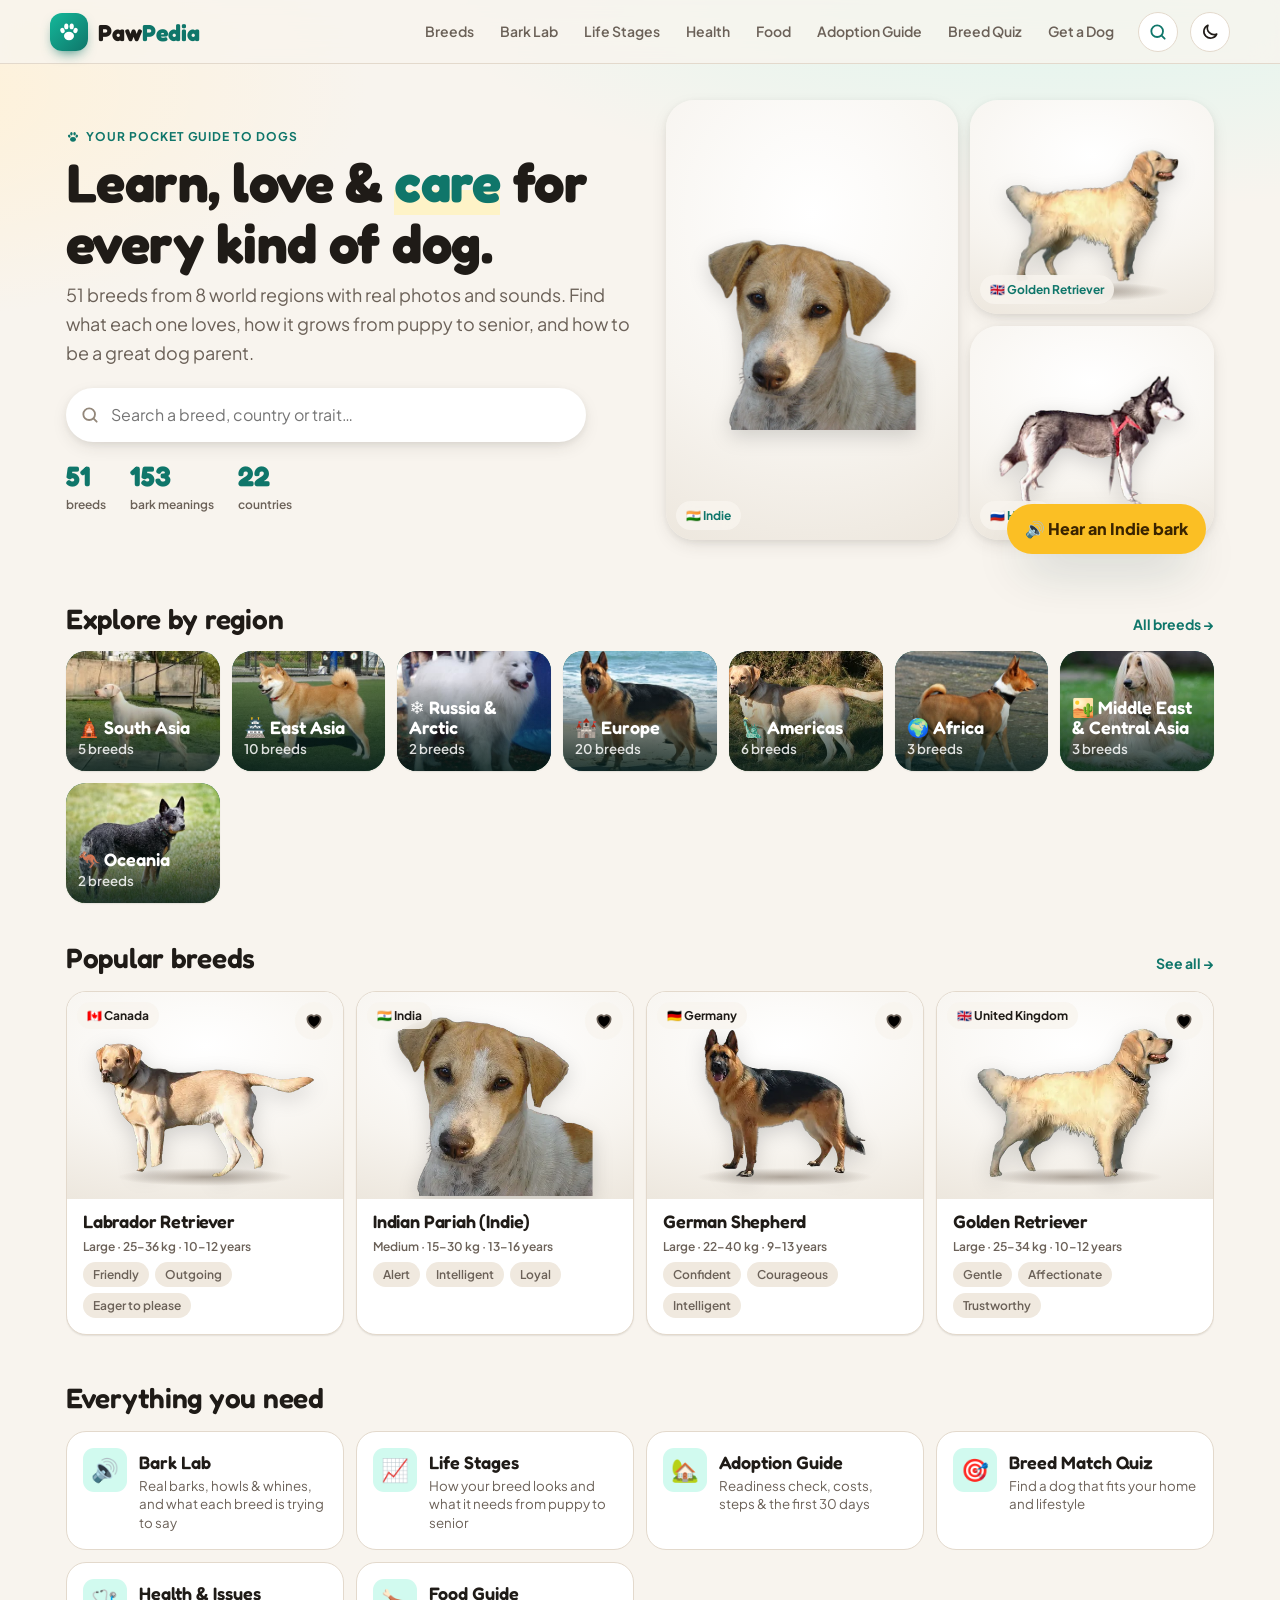
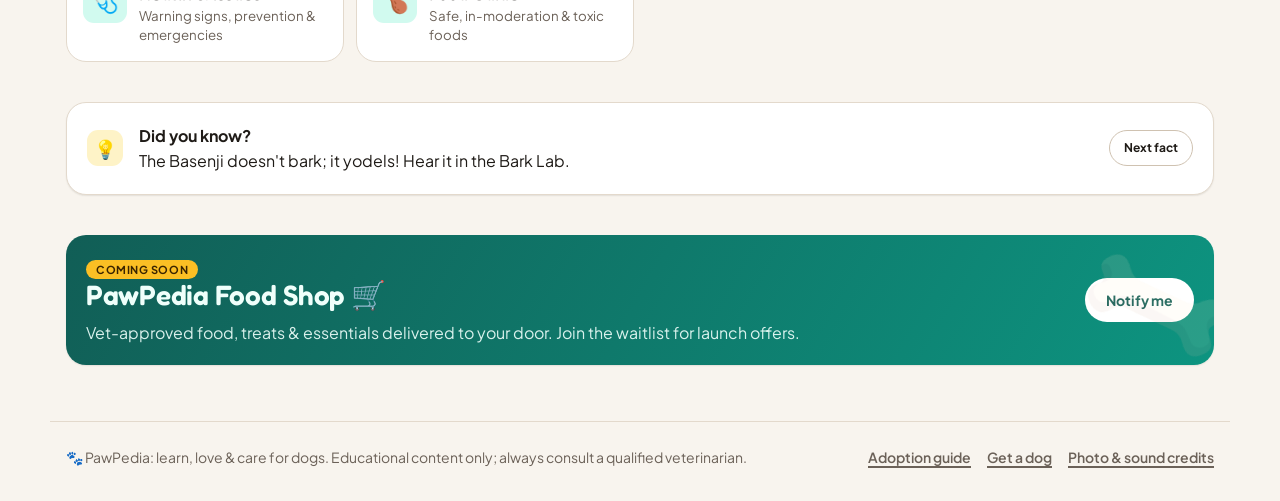
<file: index.html>
<!doctype html>
<html lang="en">
<head>
  <meta charset="utf-8">
  <meta name="viewport" content="width=device-width, initial-scale=1, viewport-fit=cover">
  <title>PawPedia — Dog Breeds, Barks, Care & Adoption Guide</title>
  <meta name="description" content="Explore 51 dog breeds from every region with real photos and sounds. Hear what each breed's bark means, follow its life from puppy to senior, learn about food, health and how to adopt and be a great dog parent.">
  <meta name="theme-color" content="#0f766a">
  <link rel="manifest" href="/manifest.webmanifest">
  <link rel="icon" href="/icons/icon.svg" type="image/svg+xml">
  <link rel="apple-touch-icon" href="/icons/icon-192.png">
  <link rel="preconnect" href="https://fonts.googleapis.com">
  <link rel="preconnect" href="https://fonts.gstatic.com" crossorigin>
  <link href="https://fonts.googleapis.com/css2?family=Fredoka:wght@500;600;700&family=Plus+Jakarta+Sans:wght@400;500;600;700;800&display=swap" rel="stylesheet">
  <link rel="stylesheet" href="/css/tokens.css">
  <link rel="stylesheet" href="/css/styles.css">
  <script>
    try { const t = localStorage.getItem("pp-theme"); if (t) document.documentElement.dataset.theme = t; } catch (e) {}
  </script>
</head>
<body>
  <svg width="0" height="0" style="position:absolute" aria-hidden="true">
    <symbol id="i-paw" viewBox="0 0 24 24"><g fill="currentColor"><ellipse cx="12" cy="16" rx="5" ry="4.2"/><ellipse cx="5.5" cy="10.5" rx="2.1" ry="2.7" transform="rotate(-20 5.5 10.5)"/><ellipse cx="9.3" cy="6.4" rx="2.1" ry="2.9"/><ellipse cx="14.7" cy="6.4" rx="2.1" ry="2.9"/><ellipse cx="18.5" cy="10.5" rx="2.1" ry="2.7" transform="rotate(20 18.5 10.5)"/></g></symbol>
    <symbol id="i-home" viewBox="0 0 24 24"><path d="M3 10.5 12 3l9 7.5V20a1 1 0 0 1-1 1h-5v-6H9v6H4a1 1 0 0 1-1-1z" fill="none" stroke="currentColor" stroke-width="2" stroke-linejoin="round"/></symbol>
    <symbol id="i-grid" viewBox="0 0 24 24"><g fill="none" stroke="currentColor" stroke-width="2"><rect x="3.5" y="3.5" width="7" height="7" rx="2"/><rect x="13.5" y="3.5" width="7" height="7" rx="2"/><rect x="3.5" y="13.5" width="7" height="7" rx="2"/><rect x="13.5" y="13.5" width="7" height="7" rx="2"/></g></symbol>
    <symbol id="i-wave" viewBox="0 0 24 24"><g stroke="currentColor" stroke-width="2.2" stroke-linecap="round"><path d="M4 10v4M8 6v12M12 9v6M16 4v16M20 9v6"/></g></symbol>
    <symbol id="i-care" viewBox="0 0 24 24"><path d="M12 20.5s-7.5-4.6-7.5-10.2A4.3 4.3 0 0 1 12 7.6a4.3 4.3 0 0 1 7.5 2.7c0 5.6-7.5 10.2-7.5 10.2z" fill="none" stroke="currentColor" stroke-width="2" stroke-linejoin="round"/><path d="M8 12h2.3l1.2-2 1.6 4 1.1-2H16" fill="none" stroke="currentColor" stroke-width="1.8" stroke-linecap="round" stroke-linejoin="round"/></symbol>
    <symbol id="i-heart" viewBox="0 0 24 24"><path d="M12 20.5s-8-4.9-8-11A4.6 4.6 0 0 1 12 6.6a4.6 4.6 0 0 1 8 2.9c0 6.1-8 11-8 11z" stroke="currentColor" stroke-width="2" stroke-linejoin="round"/></symbol>
    <symbol id="i-search" viewBox="0 0 24 24"><g fill="none" stroke="currentColor" stroke-width="2.2" stroke-linecap="round"><circle cx="11" cy="11" r="7"/><path d="m20 20-3.6-3.6"/></g></symbol>
    <symbol id="i-sun" viewBox="0 0 24 24"><g fill="none" stroke="currentColor" stroke-width="2" stroke-linecap="round"><circle cx="12" cy="12" r="4"/><path d="M12 2v2M12 20v2M4.9 4.9l1.4 1.4M17.7 17.7l1.4 1.4M2 12h2M20 12h2M4.9 19.1l1.4-1.4M17.7 6.3l1.4-1.4"/></g></symbol>
    <symbol id="i-moon" viewBox="0 0 24 24"><path d="M20 14.5A8 8 0 0 1 9.5 4a8 8 0 1 0 10.5 10.5z" fill="none" stroke="currentColor" stroke-width="2" stroke-linejoin="round"/></symbol>
    <symbol id="i-play" viewBox="0 0 24 24"><path d="M8 5.5v13a1 1 0 0 0 1.5.9l10.2-6.5a1 1 0 0 0 0-1.7L9.5 4.6A1 1 0 0 0 8 5.5z" fill="currentColor"/></symbol>
    <symbol id="i-chev" viewBox="0 0 24 24"><path d="m6 9 6 6 6-6" fill="none" stroke="currentColor" stroke-width="2.2" stroke-linecap="round" stroke-linejoin="round"/></symbol>
    <symbol id="i-back" viewBox="0 0 24 24"><path d="M15 5 8 12l7 7" fill="none" stroke="currentColor" stroke-width="2.2" stroke-linecap="round" stroke-linejoin="round"/></symbol>
    <symbol id="i-close" viewBox="0 0 24 24"><path d="M6 6l12 12M18 6 6 18" stroke="currentColor" stroke-width="2.2" stroke-linecap="round"/></symbol>
  </svg>

  <a class="skip" href="#main">Skip to content</a>

  <header class="appbar">
    <a class="brand" href="#home" aria-label="PawPedia home">
      <span class="brand-mark" aria-hidden="true"><svg style="color:#fff"><use href="#i-paw"/></svg></span>
      <span>Paw<b>Pedia</b></span>
    </a>
    <nav class="topnav" aria-label="Main">
      <a href="#breeds" data-nav="breeds">Breeds</a>
      <a href="#bark" data-nav="bark">Bark Lab</a>
      <a href="#timeline" data-nav="timeline">Life Stages</a>
      <a href="#health" data-nav="health">Health</a>
      <a href="#food" data-nav="food">Food</a>
      <a href="#adopt" data-nav="adopt">Adoption Guide</a>
      <a href="#quiz" data-nav="quiz">Breed Quiz</a>
      <a href="#services" data-nav="services">Get a Dog</a>
    </nav>
    <a class="icon-btn" href="#breeds" id="search-btn" aria-label="Search breeds"><svg><use href="#i-search"/></svg></a>
    <button class="icon-btn" id="theme-btn" type="button" aria-label="Toggle dark mode"><svg><use href="#i-moon"/></svg></button>
  </header>

  <main id="main" tabindex="-1">
    <section class="view" data-view="home" id="view-home"></section>
    <section class="view" data-view="breeds" id="view-breeds" hidden></section>
    <section class="view" data-view="breed" id="view-breed" hidden></section>
    <section class="view" data-view="bark" id="view-bark" hidden></section>
    <section class="view" data-view="timeline" id="view-timeline" hidden></section>
    <section class="view" data-view="health" id="view-health" hidden></section>
    <section class="view" data-view="food" id="view-food" hidden></section>
    <section class="view" data-view="adopt" id="view-adopt" hidden></section>
    <section class="view" data-view="quiz" id="view-quiz" hidden></section>
    <section class="view" data-view="credits" id="view-credits" hidden></section>

    <!-- Services: static markup so Netlify Forms can detect the forms at deploy time -->
    <section class="view" data-view="services" id="view-services" hidden>
      <div class="page-head">
        <span class="eyebrow">Get a dog · Shop · Services</span>
        <h1>Find your dog &amp; everything it needs</h1>
        <p class="lead">Tell us what you're looking for and our team will get back to you, usually within 24 hours.</p>
      </div>

      <div class="svc-grid">
        <article class="card svc highlight" id="svc-get">
          <div class="svc-ic">🐶</div>
          <h2>Want to get a dog?</h2>
          <p class="muted">Adopt from verified shelters or buy from health-tested, registered breeders. We'll match you with the right dog for your home.</p>
          <form name="dog-query" method="POST" action="/success.html" data-netlify="true" netlify-honeypot="bot-field" class="form" data-ajax>
            <input type="hidden" name="form-name" value="dog-query">
            <p class="hp"><label>Don't fill this: <input name="bot-field"></label></p>
            <div class="field"><label for="q-name">Your name</label><input id="q-name" name="name" required autocomplete="name"></div>
            <div class="row2">
              <div class="field"><label for="q-phone">Phone</label><input id="q-phone" name="phone" type="tel" required autocomplete="tel" pattern="[0-9+\-\s]{7,15}"></div>
              <div class="field"><label for="q-email">Email</label><input id="q-email" name="email" type="email" autocomplete="email"></div>
            </div>
            <div class="row2">
              <div class="field"><label for="q-city">City</label><input id="q-city" name="city" required autocomplete="address-level2"></div>
              <div class="field"><label for="query-breed">Preferred breed</label>
                <select name="breed" id="query-breed"><option value="Not sure — please suggest">Not sure — please suggest</option></select>
              </div>
            </div>
            <div class="row2">
              <div class="field"><label for="q-intent">I want to</label>
                <select id="q-intent" name="intent"><option>Adopt</option><option>Buy from a breeder</option><option>Either</option></select>
              </div>
              <div class="field"><label for="q-age">Puppy or adult?</label>
                <select id="q-age" name="age-preference"><option>Puppy</option><option>Adult</option><option>No preference</option></select>
              </div>
            </div>
            <div class="field"><label for="q-msg">Anything else? (home, family, budget)</label><textarea id="q-msg" name="message" rows="3"></textarea></div>
            <button class="btn primary block" type="submit">Send my query</button>
            <p class="form-status" role="status"></p>
          </form>
        </article>

        <article class="card svc" id="svc-shop">
          <span class="badge">Coming soon</span>
          <div class="svc-ic">🛒</div>
          <h2>PawPedia Food Shop</h2>
          <p class="muted">Vet-approved dry and wet food, healthy treats, toys and accessories, delivered to your door. Join the waitlist for early-bird discounts.</p>
          <form name="shop-waitlist" method="POST" action="/success.html" data-netlify="true" netlify-honeypot="bot-field" class="form" data-ajax>
            <input type="hidden" name="form-name" value="shop-waitlist">
            <p class="hp"><label>Don't fill this: <input name="bot-field"></label></p>
            <div class="field"><label for="s-contact">Email or phone</label><input id="s-contact" name="contact" required></div>
            <div class="field"><label for="s-int">What would you buy?</label>
              <select id="s-int" name="interest">
                <option>Dry food (kibble)</option><option>Wet / fresh food</option><option>Treats &amp; chews</option><option>Toys &amp; accessories</option><option>Monthly subscription box</option>
              </select>
            </div>
            <div class="field"><label for="s-breed">My dog's breed (optional)</label><input id="s-breed" name="dog-breed"></div>
            <button class="btn primary block" type="submit">Notify me at launch</button>
            <p class="form-status" role="status"></p>
          </form>
        </article>
      </div>

      <div class="section">
        <div class="section-head"><h2>More services</h2></div>
        <div class="mini-grid">
          <div class="card mini"><span class="card-ic">🩺</span><b>Online vet consult</b><small>Talk to a vet from home</small><button class="btn sm outline" data-interest="Online vet consult" type="button">I'm interested</button></div>
          <div class="card mini"><span class="card-ic">✂️</span><b>Grooming at home</b><small>Bath, haircut, nails &amp; ears</small><button class="btn sm outline" data-interest="Grooming at home" type="button">I'm interested</button></div>
          <div class="card mini"><span class="card-ic">🎓</span><b>Training classes</b><small>Puppy &amp; obedience training</small><button class="btn sm outline" data-interest="Training classes" type="button">I'm interested</button></div>
          <div class="card mini"><span class="card-ic">🏨</span><b>Boarding &amp; sitting</b><small>Trusted care while you travel</small><button class="btn sm outline" data-interest="Boarding & pet sitting" type="button">I'm interested</button></div>
          <div class="card mini"><span class="card-ic">🛡️</span><b>Pet insurance</b><small>Cover vet bills &amp; emergencies</small><button class="btn sm outline" data-interest="Pet insurance" type="button">I'm interested</button></div>
          <div class="card mini"><span class="card-ic">⭐</span><b>PawPedia Premium</b><small>Diet plans &amp; expert guides</small><button class="btn sm outline" data-interest="PawPedia Premium" type="button">I'm interested</button></div>
        </div>
      </div>

      <article class="card svc section" id="svc-partner">
        <div class="svc-ic">🤝</div>
        <h2>Partner with PawPedia</h2>
        <p class="muted">Are you a shelter, breeder, vet, groomer, trainer or pet brand? List your services and reach dog lovers. Interested in a service above? Send us a note here too.</p>
        <form name="partner-enquiry" method="POST" action="/success.html" data-netlify="true" netlify-honeypot="bot-field" class="form" data-ajax>
          <input type="hidden" name="form-name" value="partner-enquiry">
          <p class="hp"><label>Don't fill this: <input name="bot-field"></label></p>
          <div class="row2">
            <div class="field"><label for="p-name">Name / business</label><input id="p-name" name="name" required></div>
            <div class="field"><label for="p-contact">Phone or email</label><input id="p-contact" name="contact" required></div>
          </div>
          <div class="row2">
            <div class="field"><label for="partner-type">I am / I want</label>
              <select name="type" id="partner-type">
                <option>Shelter / rescue</option><option>Breeder</option><option>Veterinarian</option><option>Groomer</option><option>Trainer</option><option>Pet brand / advertiser</option>
                <option>Customer — Online vet consult</option><option>Customer — Grooming at home</option><option>Customer — Training classes</option><option>Customer — Boarding &amp; pet sitting</option><option>Customer — Pet insurance</option><option>Customer — PawPedia Premium</option>
              </select>
            </div>
            <div class="field"><label for="p-city">City</label><input id="p-city" name="city"></div>
          </div>
          <div class="field"><label for="p-msg">Message</label><textarea id="p-msg" name="message" rows="3"></textarea></div>
          <button class="btn primary block" type="submit">Send</button>
          <p class="form-status" role="status"></p>
        </form>
      </article>
    </section>
  </main>

  <footer class="footer">
    <p>🐾 PawPedia: learn, love &amp; care for dogs. Educational content only; always consult a qualified veterinarian.</p>
    <nav aria-label="Footer"><a href="#adopt">Adoption guide</a><a href="#services">Get a dog</a><a href="#credits">Photo &amp; sound credits</a></nav>
  </footer>

  <nav class="tabbar" aria-label="Quick navigation">
    <a href="#home" data-nav="home"><span class="ti"><svg><use href="#i-home"/></svg></span>Home</a>
    <a href="#breeds" data-nav="breeds"><span class="ti"><svg><use href="#i-grid"/></svg></span>Breeds</a>
    <a href="#bark" data-nav="bark"><span class="ti"><svg><use href="#i-wave"/></svg></span>Bark Lab</a>
    <a href="#care" data-nav="care" id="care-tab"><span class="ti"><svg><use href="#i-care"/></svg></span>Care</a>
    <a href="#services" data-nav="services"><span class="ti"><svg><use href="#i-heart" style="fill:none"/></svg></span>Get a Dog</a>
  </nav>

  <div class="sheet" id="care-sheet" hidden>
    <div class="sheet-panel" role="dialog" aria-modal="true" aria-label="Care topics">
      <div class="grabber"></div>
      <div class="sheet-links">
        <a href="#timeline"><span>📈</span><div>Life Stages<small>Puppy to senior, for any breed</small></div></a>
        <a href="#adopt"><span>🏡</span><div>Adoption Guide<small>Readiness, costs, steps &amp; first 30 days</small></div></a>
        <a href="#health"><span>🩺</span><div>Health &amp; Issues<small>Signs, prevention &amp; emergencies</small></div></a>
        <a href="#food"><span>🍗</span><div>Food Guide<small>Safe, in moderation &amp; toxic foods</small></div></a>
        <a href="#quiz"><span>🎯</span><div>Breed Match Quiz<small>Find a dog that fits your life</small></div></a>
      </div>
    </div>
  </div>

  <div class="sheet" id="picker-sheet" hidden>
    <div class="sheet-panel" role="dialog" aria-modal="true" aria-labelledby="picker-title">
      <div class="grabber"></div>
      <div class="sheet-title"><h2 id="picker-title">Choose a breed</h2><button class="icon-btn" type="button" data-close aria-label="Close"><svg><use href="#i-close"/></svg></button></div>
      <label class="search"><svg><use href="#i-search"/></svg><input type="search" id="picker-search" placeholder="Search 51 breeds…" aria-label="Search breeds"></label>
      <div class="picker-list" id="picker-list"></div>
    </div>
  </div>

  <div class="sheet viewer3d" id="model-sheet" hidden>
    <div class="viewer-panel" role="dialog" aria-modal="true" aria-labelledby="model-title">
      <div class="viewer-top"><button class="icon-btn" type="button" data-close aria-label="Close 3D viewer"><svg><use href="#i-close"/></svg></button><b id="model-title"></b><span></span></div>
      <div id="model-slot"></div>
    </div>
  </div>

  <script src="/js/breeds.js"></script>
  <script src="/js/data.js"></script>
  <script src="/js/credits.js"></script>
  <script src="/js/studio.js"></script>
  <script src="/js/models.js"></script>
  <script src="/js/sounds.js"></script>
  <script src="/js/app.js"></script>
</body>
</html>
</file>
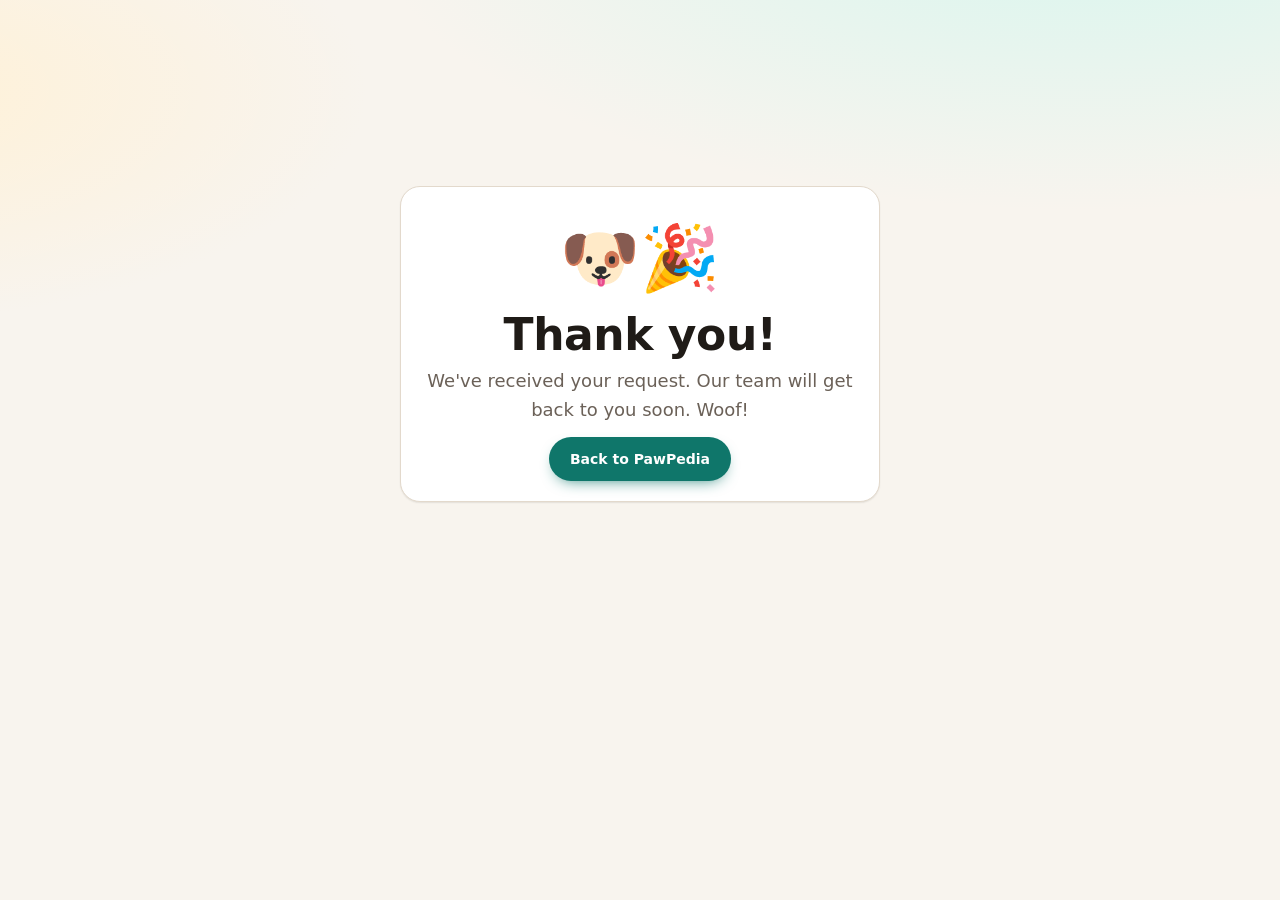
<file: success.html>
<!doctype html>
<html lang="en">
<head>
  <meta charset="utf-8">
  <meta name="viewport" content="width=device-width, initial-scale=1">
  <title>Thank you · PawPedia</title>
  <meta name="theme-color" content="#0f766a">
  <link rel="icon" href="/icons/icon.svg" type="image/svg+xml">
  <link rel="stylesheet" href="/css/tokens.css">
  <link rel="stylesheet" href="/css/styles.css">
</head>
<body style="padding-bottom:0">
  <main style="min-height:80vh;display:grid;place-items:center;text-align:center">
    <div class="card" style="max-width:480px">
      <div style="font-size:4rem">🐶🎉</div>
      <h1>Thank you!</h1>
      <p class="lead">We've received your request. Our team will get back to you soon. Woof!</p>
      <a class="btn primary" href="/#home">Back to PawPedia</a>
    </div>
  </main>
</body>
</html>
</file>
<file: css/tokens.css>
/* ==========================================================================
   PawPedia Design System — tokens
   Primitive palette → semantic roles. Components only use semantic tokens,
   so light/dark themes (and a future Android theme) swap in one place.
   ========================================================================== */

:root {
  /* ---- Primitive palette ---- */
  --teal-50: #ecfdf8;  --teal-100: #d1faef; --teal-200: #a7f3e0; --teal-300: #6ee7cb;
  --teal-400: #2dd4b0; --teal-500: #14b89a; --teal-600: #0d9480; --teal-700: #0f766a;
  --teal-800: #115e56; --teal-900: #0b3f3a; --teal-950: #062925;

  --sun-50: #fffbeb;  --sun-100: #fef3c7; --sun-200: #fde68a; --sun-300: #fcd34d;
  --sun-400: #fbbf24; --sun-500: #f59e0b; --sun-700: #b45309; --sun-900: #4a2a06;

  --coral-50: #fff4f0; --coral-100: #ffe4da; --coral-400: #ff8a65; --coral-500: #f2643d;
  --coral-600: #dc4a24; --coral-900: #4b1709;

  --sand-0: #ffffff;  --sand-25: #fdfbf8; --sand-50: #f8f4ee; --sand-100: #f0e9df;
  --sand-200: #e3d9cc; --sand-300: #cfc2b1; --sand-500: #93877a; --sand-600: #6b6158;
  --sand-700: #4d453e; --sand-800: #332d28; --sand-900: #1f1b17;

  --ink-950: #0c1110; --ink-900: #121a19; --ink-850: #172120; --ink-800: #1d2928;
  --ink-700: #283736; --ink-600: #3a4c4a;

  --green-600: #15803d; --green-100: #dcfce7;
  --red-600: #c62828;   --red-100: #fde4e4;
  --amber-700: #a35c00; --amber-100: #fdf0d5;

  /* ---- Studio backdrops (product-photo style) ---- */
  --studio-light: radial-gradient(130% 95% at 50% 26%, #ffffff 0%, #f7f4ef 52%, #e9e2d7 100%);
  --studio-dark: radial-gradient(130% 95% at 50% 26%, #474c53 0%, #272b30 52%, #131518 100%);
  --studio-light-shadow: rgba(60, 42, 25, .38);
  --studio-dark-shadow: rgba(0, 0, 0, .75);

  /* ---- Typography ---- */
  --font-display: "Fredoka", "Trebuchet MS", system-ui, sans-serif;
  --font-body: "Plus Jakarta Sans", system-ui, -apple-system, "Segoe UI", Roboto, sans-serif;
  --fs-2xs: 0.6875rem; --fs-xs: 0.75rem; --fs-sm: 0.875rem; --fs-base: 1rem;
  --fs-md: 1.125rem; --fs-lg: 1.375rem; --fs-xl: 1.75rem; --fs-2xl: 2.25rem;
  --fs-hero: clamp(2.1rem, 5.2vw, 3.4rem);
  --lh-tight: 1.12; --lh-snug: 1.3; --lh-body: 1.6;
  --fw-regular: 400; --fw-medium: 500; --fw-semibold: 600; --fw-bold: 700; --fw-black: 800;

  /* ---- Spacing (4px grid) ---- */
  --sp-1: 4px; --sp-2: 8px; --sp-3: 12px; --sp-4: 16px; --sp-5: 20px;
  --sp-6: 24px; --sp-7: 32px; --sp-8: 40px; --sp-9: 56px; --sp-10: 72px;

  /* ---- Shape ---- */
  --r-xs: 6px; --r-sm: 10px; --r-md: 14px; --r-lg: 20px; --r-xl: 28px; --r-pill: 999px;

  /* ---- Motion ---- */
  --ease: cubic-bezier(.2, .8, .2, 1);
  --ease-bounce: cubic-bezier(.3, 1.5, .5, 1);
  --dur-fast: 120ms; --dur: 220ms; --dur-slow: 420ms;

  /* ---- Layout ---- */
  --container: 1180px;
  --appbar-h: 64px;
  --tabbar-h: 68px;
}

/* ---- Semantic roles: light ---- */
:root, :root[data-theme="light"] {
  color-scheme: light;
  --bg: var(--sand-50);
  --bg-accent: radial-gradient(1200px 500px at 85% -10%, #d7f6ee 0%, transparent 60%), radial-gradient(900px 420px at -10% 10%, #fff1d6 0%, transparent 55%);
  --surface: var(--sand-0);
  --surface-2: var(--sand-25);
  --surface-3: var(--sand-100);
  --surface-inverse: var(--teal-900);
  --text: var(--sand-900);
  --text-2: var(--sand-600);
  --text-3: var(--sand-500);
  --text-inverse: #f3fffb;
  --border: var(--sand-200);
  --border-strong: var(--sand-300);

  --primary: var(--teal-700);
  --primary-hover: var(--teal-800);
  --on-primary: #ffffff;
  --primary-container: var(--teal-100);
  --on-primary-container: var(--teal-900);

  --accent: var(--sun-400);
  --accent-container: var(--sun-100);
  --on-accent-container: var(--sun-900);

  --love: var(--coral-500);
  --love-container: var(--coral-100);
  --on-love-container: var(--coral-900);

  --success: var(--green-600);  --success-container: var(--green-100);
  --warning: var(--amber-700);  --warning-container: var(--amber-100);
  --danger: var(--red-600);     --danger-container: var(--red-100);

  --focus: var(--sun-500);
  --studio-bg: var(--studio-light);
  --studio-shadow: var(--studio-light-shadow);
  --studio-ink: var(--sand-900);
  --scrim: rgba(20, 16, 12, 0.45);
  --glass: rgba(248, 244, 238, 0.82);

  --shadow-sm: 0 1px 2px rgba(51, 45, 40, .06), 0 1px 1px rgba(51, 45, 40, .04);
  --shadow-md: 0 6px 20px -6px rgba(51, 45, 40, .18), 0 2px 6px rgba(51, 45, 40, .06);
  --shadow-lg: 0 24px 50px -16px rgba(15, 60, 55, .32);
}

/* ---- Semantic roles: dark ---- */
@media (prefers-color-scheme: dark) {
  :root:not([data-theme="light"]) {
    color-scheme: dark;
    --bg: var(--ink-950);
    --bg-accent: radial-gradient(1100px 500px at 85% -10%, rgba(20, 184, 154, .16) 0%, transparent 60%), radial-gradient(900px 420px at -10% 10%, rgba(251, 191, 36, .08) 0%, transparent 55%);
    --surface: var(--ink-900);
    --surface-2: var(--ink-850);
    --surface-3: var(--ink-800);
    --surface-inverse: var(--teal-200);
    --text: #eef6f4;
    --text-2: #a9bbb8;
    --text-3: #7f9592;
    --text-inverse: var(--teal-950);
    --border: var(--ink-700);
    --border-strong: var(--ink-600);
    --primary: var(--teal-400);
    --primary-hover: var(--teal-300);
    --on-primary: var(--teal-950);
    --primary-container: rgba(45, 212, 176, .14);
    --on-primary-container: var(--teal-200);
    --accent: var(--sun-300);
    --accent-container: rgba(251, 191, 36, .14);
    --on-accent-container: var(--sun-200);
    --love: var(--coral-400);
    --love-container: rgba(255, 138, 101, .14);
    --on-love-container: var(--coral-100);
    --success: #4ade80;  --success-container: rgba(74, 222, 128, .12);
    --warning: #fbbf24;  --warning-container: rgba(251, 191, 36, .12);
    --danger: #f87171;   --danger-container: rgba(248, 113, 113, .13);
    --studio-bg: var(--studio-dark);
    --studio-shadow: var(--studio-dark-shadow);
    --studio-ink: #f2f4f5;
    --scrim: rgba(0, 0, 0, .6);
    --glass: rgba(12, 17, 16, .8);
    --shadow-sm: 0 1px 2px rgba(0, 0, 0, .4);
    --shadow-md: 0 8px 24px -8px rgba(0, 0, 0, .6);
    --shadow-lg: 0 24px 50px -16px rgba(0, 0, 0, .7);
  }
}
:root[data-theme="dark"] {
  color-scheme: dark;
  --bg: var(--ink-950);
  --bg-accent: radial-gradient(1100px 500px at 85% -10%, rgba(20, 184, 154, .16) 0%, transparent 60%), radial-gradient(900px 420px at -10% 10%, rgba(251, 191, 36, .08) 0%, transparent 55%);
  --surface: var(--ink-900);
  --surface-2: var(--ink-850);
  --surface-3: var(--ink-800);
  --surface-inverse: var(--teal-200);
  --text: #eef6f4;
  --text-2: #a9bbb8;
  --text-3: #7f9592;
  --text-inverse: var(--teal-950);
  --border: var(--ink-700);
  --border-strong: var(--ink-600);
  --primary: var(--teal-400);
  --primary-hover: var(--teal-300);
  --on-primary: var(--teal-950);
  --primary-container: rgba(45, 212, 176, .14);
  --on-primary-container: var(--teal-200);
  --accent: var(--sun-300);
  --accent-container: rgba(251, 191, 36, .14);
  --on-accent-container: var(--sun-200);
  --love: var(--coral-400);
  --love-container: rgba(255, 138, 101, .14);
  --on-love-container: var(--coral-100);
  --success: #4ade80;  --success-container: rgba(74, 222, 128, .12);
  --warning: #fbbf24;  --warning-container: rgba(251, 191, 36, .12);
  --danger: #f87171;   --danger-container: rgba(248, 113, 113, .13);
  --studio-bg: var(--studio-dark);
  --studio-shadow: var(--studio-dark-shadow);
  --studio-ink: #f2f4f5;
  --scrim: rgba(0, 0, 0, .6);
  --glass: rgba(12, 17, 16, .8);
  --shadow-sm: 0 1px 2px rgba(0, 0, 0, .4);
  --shadow-md: 0 8px 24px -8px rgba(0, 0, 0, .6);
  --shadow-lg: 0 24px 50px -16px rgba(0, 0, 0, .7);
}

/* ---- Studio backdrop preference (independent of the app theme) ---- */
html:root[data-studio="light"] { --studio-bg: var(--studio-light); --studio-shadow: var(--studio-light-shadow); --studio-ink: var(--sand-900); }
html:root[data-studio="dark"]  { --studio-bg: var(--studio-dark);  --studio-shadow: var(--studio-dark-shadow);  --studio-ink: #f2f4f5; }
</file>
<file: css/styles.css>
/* ==========================================================================
   PawPedia — components & layout (uses semantic tokens from tokens.css)
   ========================================================================== */

*, *::before, *::after { box-sizing: border-box; }
html { scroll-padding-top: calc(var(--appbar-h) + 64px); -webkit-text-size-adjust: 100%; }
body {
  margin: 0;
  background: var(--bg-accent), var(--bg);
  background-attachment: fixed;
  color: var(--text);
  font: var(--fw-regular) var(--fs-base)/var(--lh-body) var(--font-body);
  -webkit-font-smoothing: antialiased;
  padding-bottom: calc(var(--tabbar-h) + env(safe-area-inset-bottom));
  overflow-x: hidden;
}
img { max-width: 100%; display: block; }
h1, h2, h3, h4 { font-family: var(--font-display); font-weight: var(--fw-semibold); line-height: var(--lh-tight); margin: 0 0 var(--sp-2); letter-spacing: -0.01em; }
h1 { font-size: clamp(1.9rem, 4.6vw, 2.75rem); }
h2 { font-size: var(--fs-lg); }
h3 { font-size: var(--fs-md); }
p { margin: 0 0 var(--sp-3); }
a { color: var(--primary); text-decoration-thickness: 1.5px; text-underline-offset: 3px; }
ul { margin: 0; padding-left: 1.15em; }
li { margin: 4px 0; }
li::marker { color: var(--primary); }
button { font: inherit; color: inherit; }
[hidden] { display: none !important; }
:focus-visible { outline: 3px solid var(--focus); outline-offset: 2px; border-radius: 6px; }
.sr-only { position: absolute; width: 1px; height: 1px; overflow: hidden; clip: rect(0 0 0 0); white-space: nowrap; }
.skip { position: absolute; left: -999px; top: 8px; z-index: 100; background: var(--primary); color: var(--on-primary); padding: 8px 14px; border-radius: var(--r-sm); }
.skip:focus { left: 8px; }

/* ---------- App bar ---------- */
.appbar {
  position: sticky; top: 0; z-index: 40; height: var(--appbar-h);
  display: flex; align-items: center; gap: var(--sp-3);
  padding: 0 max(var(--sp-4), calc((100% - var(--container)) / 2));
  background: var(--glass); backdrop-filter: saturate(1.4) blur(14px); -webkit-backdrop-filter: saturate(1.4) blur(14px);
  border-bottom: 1px solid var(--border);
}
.brand { display: flex; align-items: center; gap: 10px; text-decoration: none; color: var(--text); font: var(--fw-bold) 1.45rem var(--font-display); margin-right: auto; }
.brand-mark { width: 38px; height: 38px; border-radius: 12px; display: grid; place-items: center; background: linear-gradient(135deg, var(--teal-500), var(--teal-700)); box-shadow: 0 6px 14px -6px var(--teal-700); }
.brand-mark svg { width: 24px; height: 24px; }
.brand b { color: var(--primary); font-weight: inherit; }
.topnav { display: none; gap: 2px; }
.topnav a { text-decoration: none; color: var(--text-2); font-weight: var(--fw-semibold); font-size: var(--fs-sm); padding: 8px 12px; border-radius: var(--r-pill); transition: background var(--dur-fast), color var(--dur-fast); }
.topnav a:hover { background: var(--surface-3); color: var(--text); }
.topnav a.active { background: var(--primary-container); color: var(--on-primary-container); }
.icon-btn { width: 40px; height: 40px; display: grid; place-items: center; border-radius: var(--r-pill); border: 1px solid var(--border); background: var(--surface); cursor: pointer; transition: background var(--dur-fast); flex: none; }
.icon-btn:hover { background: var(--surface-3); }
.icon-btn svg { width: 20px; height: 20px; }
@media (min-width: 1080px) {
  .topnav { display: flex; }
  .tabbar { display: none !important; }
  body { padding-bottom: 0; }
}

/* ---------- Bottom tab bar ---------- */
.tabbar {
  position: fixed; inset: auto 0 0 0; z-index: 40;
  display: grid; grid-template-columns: repeat(5, 1fr);
  height: calc(var(--tabbar-h) + env(safe-area-inset-bottom));
  padding: 6px 6px env(safe-area-inset-bottom);
  background: var(--glass); backdrop-filter: blur(16px); -webkit-backdrop-filter: blur(16px);
  border-top: 1px solid var(--border);
}
.tabbar a { display: flex; flex-direction: column; align-items: center; justify-content: center; gap: 3px; text-decoration: none; color: var(--text-3); font-size: var(--fs-2xs); font-weight: var(--fw-bold); }
.tabbar .ti { width: 56px; height: 30px; display: grid; place-items: center; border-radius: var(--r-pill); transition: background var(--dur) var(--ease); }
.tabbar svg { width: 22px; height: 22px; }
.tabbar a.active { color: var(--text); }
.tabbar a.active .ti { background: var(--primary-container); color: var(--on-primary-container); }

/* ---------- Sheets & overlays ---------- */
.sheet { position: fixed; inset: 0; z-index: 60; background: var(--scrim); display: flex; align-items: flex-end; justify-content: center; animation: fade var(--dur) var(--ease); }
.sheet-panel { width: min(640px, 100%); max-height: 86vh; overflow: auto; background: var(--surface); border-radius: var(--r-xl) var(--r-xl) 0 0; padding: var(--sp-3) var(--sp-4) calc(var(--sp-6) + env(safe-area-inset-bottom)); animation: slideUp var(--dur-slow) var(--ease); box-shadow: var(--shadow-lg); }
@media (min-width: 720px) { .sheet { align-items: center; } .sheet-panel { border-radius: var(--r-xl); } }
.grabber { width: 44px; height: 5px; border-radius: 3px; background: var(--border-strong); margin: 0 auto var(--sp-3); }
.sheet-title { display: flex; align-items: center; justify-content: space-between; gap: var(--sp-3); margin-bottom: var(--sp-3); }
.sheet-title h2 { margin: 0; }
.sheet-links { display: grid; gap: var(--sp-2); }
.sheet-links a { display: flex; align-items: center; gap: var(--sp-3); padding: 14px var(--sp-4); border-radius: var(--r-md); background: var(--surface-2); border: 1px solid var(--border); color: var(--text); text-decoration: none; font-weight: var(--fw-semibold); }
.sheet-links a span { font-size: 1.4rem; }
.sheet-links a small { display: block; color: var(--text-2); font-weight: var(--fw-regular); }
@keyframes slideUp { from { transform: translateY(40px); opacity: 0; } }
@keyframes fade { from { opacity: 0; } }

/* ---------- Layout ---------- */
main { max-width: var(--container); margin: 0 auto; padding: var(--sp-6) var(--sp-4) var(--sp-9); outline: none; }
.view { animation: viewIn var(--dur-slow) var(--ease); }
@keyframes viewIn { from { opacity: 0; transform: translateY(8px); } }
.page-head { margin-bottom: var(--sp-5); }
.page-head .lead { margin-bottom: 0; }
.eyebrow { display: inline-flex; align-items: center; gap: 6px; font: var(--fw-bold) var(--fs-xs)/1 var(--font-body); letter-spacing: .08em; text-transform: uppercase; color: var(--primary); margin-bottom: var(--sp-2); }
.lead { font-size: var(--fs-md); color: var(--text-2); max-width: 70ch; }
.muted { color: var(--text-2); }
.small { font-size: var(--fs-sm); }
.note { color: var(--text-2); font-size: var(--fs-sm); }
.disclaimer { color: var(--text-3); font-size: var(--fs-xs); text-align: center; margin-top: var(--sp-6); }
.section { margin-top: var(--sp-8); }
.section-head { display: flex; align-items: end; justify-content: space-between; gap: var(--sp-3); margin-bottom: var(--sp-4); }
.section-head h2 { margin: 0; font-size: var(--fs-xl); }
.section-head a { font-weight: var(--fw-bold); font-size: var(--fs-sm); text-decoration: none; white-space: nowrap; }
.grid { display: grid; gap: var(--sp-4); }
.grid-2 { grid-template-columns: repeat(auto-fit, minmax(min(100%, 320px), 1fr)); }
.grid-3 { grid-template-columns: repeat(auto-fill, minmax(min(100%, 260px), 1fr)); }
.empty { padding: var(--sp-8) var(--sp-4); text-align: center; color: var(--text-2); }
.empty span { font-size: 2.5rem; display: block; }

/* ---------- Card ---------- */
.card { background: var(--surface); border: 1px solid var(--border); border-radius: var(--r-lg); padding: var(--sp-5); box-shadow: var(--shadow-sm); }
.card.tonal { background: var(--primary-container); border-color: transparent; color: var(--on-primary-container); }
.card.sunny { background: var(--accent-container); border-color: transparent; color: var(--on-accent-container); }
.card h2 { display: flex; align-items: center; gap: 8px; }
.card-ic { width: 36px; height: 36px; border-radius: 11px; display: inline-grid; place-items: center; background: var(--surface-3); font-size: 1.15rem; flex: none; }

/* ---------- Buttons ---------- */
.btn { display: inline-flex; align-items: center; justify-content: center; gap: 8px; min-height: 44px; padding: 10px 20px; border-radius: var(--r-pill); border: 1.5px solid transparent; font: var(--fw-bold) var(--fs-sm)/1 var(--font-body); text-decoration: none; cursor: pointer; transition: transform var(--dur-fast), background var(--dur-fast), box-shadow var(--dur-fast); white-space: nowrap; }
.btn:active { transform: scale(.97); }
.btn svg { width: 18px; height: 18px; }
.btn.primary { background: var(--primary); color: var(--on-primary); box-shadow: 0 6px 16px -8px var(--primary); }
.btn.primary:hover { background: var(--primary-hover); }
.btn.love { background: var(--love); color: #fff; box-shadow: 0 6px 16px -8px var(--love); }
.btn.tonal { background: var(--primary-container); color: var(--on-primary-container); }
.btn.outline { border-color: var(--border-strong); background: var(--surface); color: var(--text); }
.btn.outline:hover { border-color: var(--primary); color: var(--primary); }
.btn.ghost { background: transparent; color: var(--primary); }
.btn.sm { min-height: 36px; padding: 7px 14px; font-size: var(--fs-xs); }
.btn.block { width: 100%; }
.btn:disabled { opacity: .55; cursor: progress; }
.btn-row { display: flex; flex-wrap: wrap; gap: var(--sp-2); }

/* ---------- Chips, tags, badges ---------- */
.chips { display: flex; gap: var(--sp-2); overflow-x: auto; padding: 2px 2px 6px; scrollbar-width: none; scroll-snap-type: x proximity; }
.chips::-webkit-scrollbar { display: none; }
.chip { flex: none; display: inline-flex; align-items: center; gap: 6px; min-height: 38px; padding: 7px 14px; border-radius: var(--r-pill); border: 1.5px solid var(--border); background: var(--surface); color: var(--text); font: var(--fw-semibold) var(--fs-sm)/1 var(--font-body); cursor: pointer; scroll-snap-align: start; transition: background var(--dur-fast), border-color var(--dur-fast); }
.chip:hover { border-color: var(--border-strong); }
.chip .count { font-size: var(--fs-2xs); background: var(--surface-3); color: var(--text-2); padding: 2px 7px; border-radius: var(--r-pill); }
.chip.active, .chip[aria-pressed="true"] { background: var(--surface-inverse); border-color: var(--surface-inverse); color: var(--text-inverse); }
.chip.active .count, .chip[aria-pressed="true"] .count { background: rgba(255, 255, 255, .18); color: inherit; }
.tags { display: flex; flex-wrap: wrap; gap: 6px; }
.tag { display: inline-flex; align-items: center; gap: 4px; padding: 3px 10px; border-radius: var(--r-pill); background: var(--surface-3); color: var(--text-2); font-size: var(--fs-xs); font-weight: var(--fw-semibold); }
.badge { display: inline-flex; align-items: center; gap: 4px; padding: 4px 10px; border-radius: var(--r-pill); font: var(--fw-bold) var(--fs-2xs)/1 var(--font-body); letter-spacing: .05em; text-transform: uppercase; background: var(--accent); color: #3a2400; }
.badge.sim { background: var(--surface-3); color: var(--text-2); }
.badge.real { background: var(--success-container); color: var(--success); }

/* ---------- Form controls ---------- */
input, select, textarea { font: inherit; color: var(--text); background: var(--surface); border: 1.5px solid var(--border); border-radius: var(--r-md); padding: 11px 14px; width: 100%; min-height: 46px; transition: border-color var(--dur-fast), box-shadow var(--dur-fast); }
input:focus, select:focus, textarea:focus { outline: none; border-color: var(--primary); box-shadow: 0 0 0 4px var(--primary-container); }
label { font-weight: var(--fw-semibold); font-size: var(--fs-sm); }
.field { display: grid; gap: 6px; }
.search { position: relative; }
.search svg { position: absolute; left: 14px; top: 50%; width: 20px; height: 20px; transform: translateY(-50%); color: var(--text-3); pointer-events: none; }
.search input { padding-left: 44px; border-radius: var(--r-pill); }
.seg { display: inline-flex; padding: 4px; gap: 4px; border-radius: var(--r-pill); background: var(--surface-3); }
.seg button { border: 0; background: transparent; padding: 8px 14px; border-radius: var(--r-pill); font-weight: var(--fw-semibold); font-size: var(--fs-sm); cursor: pointer; color: var(--text-2); }
.seg button[aria-pressed="true"], .seg button[aria-selected="true"] { background: var(--surface); color: var(--text); box-shadow: var(--shadow-sm); }

/* ---------- Home ---------- */
.hero { display: grid; gap: var(--sp-6); align-items: center; padding: var(--sp-3) 0 var(--sp-6); }
@media (min-width: 860px) { .hero { grid-template-columns: 1.05fr 1fr; } }
.hero h1 { font-size: var(--fs-hero); font-weight: var(--fw-bold); }
.hero h1 em { font-style: normal; color: var(--primary); background: linear-gradient(transparent 62%, var(--accent-container) 62%); }
.hero .lead { margin-bottom: var(--sp-5); }
.hero .search { max-width: 520px; }
.hero .search input { min-height: 54px; box-shadow: var(--shadow-md); border-color: transparent; }
.hero-stats { display: flex; gap: var(--sp-6); margin-top: var(--sp-5); }
.hero-stats b { display: block; font: var(--fw-bold) var(--fs-xl)/1 var(--font-display); color: var(--primary); }
.hero-stats span { font-size: var(--fs-xs); color: var(--text-2); font-weight: var(--fw-semibold); }
.collage { position: relative; display: grid; grid-template-columns: 1.2fr 1fr; grid-template-rows: 1fr 1fr; gap: var(--sp-3); height: clamp(300px, 46vw, 440px); }
.collage figure { margin: 0; position: relative; overflow: hidden; border-radius: var(--r-xl); box-shadow: var(--shadow-md); background: var(--surface-3); }
.collage > a { display: block; min-height: 0; }
.collage > a:first-of-type { grid-row: span 2; }
.collage figure { height: 100%; }
.collage img { width: 100%; height: 100%; object-fit: cover; transition: transform var(--dur-slow) var(--ease); }
.collage a:hover img { transform: scale(1.04); }
.collage figure.studio img { padding: 6% 4% 0; }
.collage figcaption { position: absolute; left: 10px; bottom: 10px; max-width: calc(100% - 20px); white-space: nowrap; overflow: hidden; text-overflow: ellipsis; padding: 5px 10px; border-radius: var(--r-pill); background: var(--glass); backdrop-filter: blur(8px); font-size: var(--fs-xs); font-weight: var(--fw-bold); }
.bark-fab { position: absolute; right: 8px; bottom: -14px; z-index: 2; display: flex; align-items: center; gap: 8px; padding: 12px 18px; border-radius: var(--r-pill); border: 0; cursor: pointer; background: var(--accent); color: #3a2400; font-weight: var(--fw-black); box-shadow: var(--shadow-lg); }
.bark-fab:active { transform: scale(.96); }

.region-grid { display: grid; gap: var(--sp-3); grid-template-columns: repeat(auto-fill, minmax(min(100%, 150px), 1fr)); }
.region-tile { position: relative; overflow: hidden; display: flex; flex-direction: column; justify-content: flex-end; min-height: 120px; padding: var(--sp-3); border-radius: var(--r-lg); color: #fff; text-decoration: none; background: var(--teal-800); box-shadow: var(--shadow-sm); isolation: isolate; }
.region-tile img { position: absolute; inset: 0; width: 100%; height: 100%; object-fit: cover; z-index: -2; transition: transform var(--dur-slow) var(--ease); }
.region-tile::after { content: ""; position: absolute; inset: 0; z-index: -1; background: linear-gradient(180deg, transparent 25%, rgba(6, 30, 27, .85)); }
.region-tile:hover img { transform: scale(1.06); }
.region-tile b { font: var(--fw-semibold) var(--fs-md)/1.15 var(--font-display); }
.region-tile small { opacity: .85; font-weight: var(--fw-semibold); }

.rail { display: grid; grid-auto-flow: column; grid-auto-columns: minmax(200px, 1fr); gap: var(--sp-3); overflow-x: auto; scroll-snap-type: x mandatory; padding-bottom: var(--sp-2); scrollbar-width: thin; }
@media (min-width: 900px) { .rail { grid-auto-columns: calc((100% - 3 * var(--sp-3)) / 4); } }
.rail > * { scroll-snap-align: start; }

.feature-grid { display: grid; gap: var(--sp-3); grid-template-columns: repeat(auto-fill, minmax(min(100%, 240px), 1fr)); }
.feature { display: flex; gap: var(--sp-3); align-items: flex-start; padding: var(--sp-4); border-radius: var(--r-lg); background: var(--surface); border: 1px solid var(--border); text-decoration: none; color: var(--text); transition: transform var(--dur) var(--ease), box-shadow var(--dur); }
.feature:hover { transform: translateY(-2px); box-shadow: var(--shadow-md); }
.feature .card-ic { width: 44px; height: 44px; font-size: 1.4rem; background: var(--primary-container); }
.feature b { display: block; font-family: var(--font-display); font-weight: var(--fw-semibold); font-size: var(--fs-md); }
.feature small { color: var(--text-2); line-height: 1.4; display: block; }

.fact { display: flex; align-items: center; gap: var(--sp-4); flex-wrap: wrap; }
.fact > div { flex: 1 1 240px; }
.fact p { margin: 0; }
.promo { display: grid; gap: var(--sp-4); align-items: center; grid-template-columns: 1fr; background: linear-gradient(120deg, var(--teal-800), var(--teal-600)); color: #effffb; border: 0; overflow: hidden; position: relative; }
@media (min-width: 720px) { .promo { grid-template-columns: 1fr auto; } }
.promo h2 { font-size: var(--fs-xl); }
.promo p { opacity: .9; margin: 0; }
.promo::after { content: "🦴"; position: absolute; right: -10px; top: -26px; font-size: 7rem; opacity: .12; transform: rotate(-20deg); }

/* ---------- Studio (product-photo) frames ---------- */
.studio { position: relative; isolation: isolate; overflow: hidden; background: var(--studio-bg) !important; }
.studio::after { content: ""; position: absolute; z-index: 0; left: 18%; right: 18%; bottom: 6%; height: 9%; border-radius: 50%; background: radial-gradient(closest-side, var(--studio-shadow), transparent); pointer-events: none; }
.studio.bust::after { display: none; }
.studio > :not(img) { z-index: 2; }
.studio > img { position: relative; z-index: 1; width: 100%; height: 100%; object-fit: contain !important; filter: drop-shadow(0 6px 10px rgba(0, 0, 0, .16)); transition: transform var(--dur-slow) var(--ease); }
.studio-toggle { display: inline-flex; align-items: center; gap: var(--sp-2); }
.studio-toggle > span { font-size: var(--fs-xs); font-weight: var(--fw-bold); color: var(--text-2); }
.studio-toggle .seg button { padding: 6px 12px; font-size: var(--fs-xs); }
.swatch { display: inline-block; width: 12px; height: 12px; border-radius: 50%; vertical-align: -1px; margin-right: 4px; border: 1px solid var(--border-strong); }
.swatch.w { background: var(--studio-light); } .swatch.d { background: var(--studio-dark); }

/* ---------- Breed cards ---------- */
.filters { position: sticky; top: var(--appbar-h); z-index: 20; display: grid; gap: var(--sp-3); padding: var(--sp-3) 0; margin: 0 calc(var(--sp-4) * -1) var(--sp-4); padding-inline: var(--sp-4); background: var(--glass); backdrop-filter: blur(14px); -webkit-backdrop-filter: blur(14px); border-bottom: 1px solid var(--border); }
.filter-row { display: grid; gap: var(--sp-2); grid-template-columns: 1fr 1fr; }
@media (min-width: 760px) { .filter-row { grid-template-columns: 2fr 1fr 1fr 1fr auto; } }
.filter-row .search { grid-column: 1 / -1; }
@media (min-width: 760px) { .filter-row .search { grid-column: auto; } }
.result-meta { display: flex; justify-content: space-between; align-items: center; gap: var(--sp-3); margin-bottom: var(--sp-3); color: var(--text-2); font-size: var(--fs-sm); font-weight: var(--fw-semibold); }
.region-group h2 { display: flex; align-items: center; gap: 8px; font-size: var(--fs-lg); margin: var(--sp-6) 0 var(--sp-3); }
.region-group h2 small { font: var(--fw-semibold) var(--fs-sm) var(--font-body); color: var(--text-3); }
.breed-grid { display: grid; gap: var(--sp-4); grid-template-columns: repeat(auto-fill, minmax(min(100%, 230px), 1fr)); }
.bcard { position: relative; display: flex; flex-direction: column; border-radius: var(--r-lg); overflow: hidden; background: var(--surface); border: 1px solid var(--border); box-shadow: var(--shadow-sm); text-decoration: none; color: var(--text); transition: transform var(--dur) var(--ease), box-shadow var(--dur); }
.bcard:hover { transform: translateY(-3px); box-shadow: var(--shadow-md); }
.bcard .ph { position: relative; aspect-ratio: 4 / 3; background: var(--surface-3); overflow: hidden; }
.bcard .ph img { width: 100%; height: 100%; object-fit: cover; transition: transform var(--dur-slow) var(--ease); }
.bcard:hover .ph img { transform: scale(1.05); }
.bcard .ph.studio img { padding: 4% 4% 0; }
.bcard:hover .ph.studio img { transform: translateY(-4px) scale(1.04); }
.bcard .flag { position: absolute; left: 10px; top: 10px; padding: 4px 10px; border-radius: var(--r-pill); background: var(--glass); backdrop-filter: blur(8px); font-size: var(--fs-xs); font-weight: var(--fw-bold); color: var(--text); }
.bcard .body { padding: var(--sp-3) var(--sp-4) var(--sp-4); display: grid; gap: 6px; }
.bcard h3 { margin: 0; font-size: var(--fs-md); }
.bcard .meta { font-size: var(--fs-xs); color: var(--text-2); font-weight: var(--fw-semibold); }
.fav { position: absolute; right: 10px; top: 10px; z-index: 2; width: 38px; height: 38px; border-radius: var(--r-pill); border: 0; display: grid; place-items: center; cursor: pointer; background: var(--glass); backdrop-filter: blur(8px); color: var(--text-2); transition: transform var(--dur-fast) var(--ease-bounce); }
.fav svg { width: 20px; height: 20px; }
.fav[aria-pressed="true"] { color: var(--love); }
.fav[aria-pressed="true"] svg { fill: currentColor; }
.fav:active { transform: scale(1.25); }

/* ---------- Breed detail ---------- */
.back { display: inline-flex; align-items: center; gap: 6px; margin-bottom: var(--sp-3); font-weight: var(--fw-bold); font-size: var(--fs-sm); text-decoration: none; }
.dhero { position: relative; display: grid; border-radius: var(--r-xl); overflow: hidden; background: var(--surface); border: 1px solid var(--border); box-shadow: var(--shadow-md); }
@media (min-width: 860px) { .dhero { grid-template-columns: 1.1fr 1fr; } }
.dhero .ph { position: relative; min-height: 280px; background: var(--surface-3); }
.dhero .ph img { position: absolute; inset: 0; width: 100%; height: 100%; object-fit: cover; }
.dhero .ph.studio { min-height: 0; aspect-ratio: 4 / 3; }
.dhero .ph.studio img { position: relative; }
@media (min-width: 860px) { .dhero .ph.studio { aspect-ratio: auto; min-height: 420px; } .dhero .ph.studio img { position: absolute; inset: 0; } }
.credit { position: absolute; right: 8px; bottom: 8px; max-width: 80%; padding: 3px 8px; border-radius: var(--r-pill); background: rgba(0, 0, 0, .5); color: #fff; font-size: 10px; text-decoration: none; white-space: nowrap; overflow: hidden; text-overflow: ellipsis; }
.dhero .info { padding: var(--sp-6); display: grid; gap: var(--sp-3); align-content: center; }
.dhero h1 { margin: 0; }
.dhero .origin { font-weight: var(--fw-bold); color: var(--text-2); font-size: var(--fs-sm); }
.dhero .fav { position: static; background: var(--surface-3); }
.stats { display: grid; grid-template-columns: repeat(auto-fill, minmax(120px, 1fr)); gap: var(--sp-2); }
.stat { padding: 10px 12px; border-radius: var(--r-md); background: var(--surface-2); border: 1px solid var(--border); }
.stat dt { font-size: var(--fs-2xs); text-transform: uppercase; letter-spacing: .06em; color: var(--text-3); font-weight: var(--fw-bold); }
.stat dd { margin: 2px 0 0; font-weight: var(--fw-bold); font-size: var(--fs-sm); }
.tabs { position: sticky; top: var(--appbar-h); z-index: 15; display: flex; gap: 4px; overflow-x: auto; scrollbar-width: none; margin: var(--sp-5) calc(var(--sp-4) * -1) var(--sp-4); padding: var(--sp-2) var(--sp-4); background: var(--glass); backdrop-filter: blur(14px); -webkit-backdrop-filter: blur(14px); border-bottom: 1px solid var(--border); }
.tabs::-webkit-scrollbar { display: none; }
.tabs a { flex: none; padding: 8px 14px; border-radius: var(--r-pill); text-decoration: none; font-weight: var(--fw-bold); font-size: var(--fs-sm); color: var(--text-2); }
.tabs a.active { background: var(--surface-inverse); color: var(--text-inverse); }
.dsec { scroll-margin-top: calc(var(--appbar-h) + 70px); margin-bottom: var(--sp-6); }
.dsec > h2 { font-size: var(--fs-xl); margin-bottom: var(--sp-4); }
.meters { display: grid; gap: 14px 32px; grid-template-columns: repeat(auto-fill, minmax(min(100%, 260px), 1fr)); }
.meter { display: grid; gap: 6px; }
.meter-top { display: flex; justify-content: space-between; font-size: var(--fs-sm); font-weight: var(--fw-semibold); }
.meter-top span:last-child { color: var(--text-3); }
.bar { height: 8px; border-radius: var(--r-pill); background: var(--surface-3); overflow: hidden; }
.bar i { display: block; height: 100%; border-radius: inherit; background: linear-gradient(90deg, var(--teal-500), var(--primary)); }
.callout { border-left: 4px solid var(--primary); }
.callout.good { border-left-color: var(--success); }
.callout.bad { border-left-color: var(--danger); }
.issue-list { display: grid; gap: var(--sp-3); grid-template-columns: repeat(auto-fit, minmax(min(100%, 260px), 1fr)); }
.issue { padding: var(--sp-4); border-radius: var(--r-md); background: var(--surface-2); border: 1px solid var(--border); }
.issue b { display: block; margin-bottom: 4px; }
.issue p { margin: 0; font-size: var(--fs-sm); color: var(--text-2); }
.mini-life { display: grid; gap: var(--sp-3); grid-template-columns: repeat(auto-fit, minmax(min(100%, 220px), 1fr)); }
.mini-life .card { padding: var(--sp-4); }
.mini-life img { width: 100%; aspect-ratio: 16 / 10; object-fit: cover; border-radius: var(--r-md); margin-bottom: var(--sp-3); }
.mini-life .studio { aspect-ratio: 16 / 10; border-radius: var(--r-md); margin-bottom: var(--sp-3); }
.mini-life .studio > img { aspect-ratio: auto; margin: 0; border-radius: 0; }
.cta-band { display: grid; gap: var(--sp-4); align-items: center; grid-template-columns: 1fr; background: linear-gradient(120deg, var(--coral-500), var(--sun-500)); color: #fff; border: 0; }
@media (min-width: 720px) { .cta-band { grid-template-columns: 1fr auto; } }
.cta-band .btn { background: #fff; color: var(--coral-600); }
.cta-band p { margin: 0; opacity: .95; }

/* ---------- Sound cards & player ---------- */
.sound-list { display: grid; gap: var(--sp-3); grid-template-columns: repeat(auto-fill, minmax(min(100%, 280px), 1fr)); }
.sound { display: grid; grid-template-columns: auto 1fr; gap: 6px var(--sp-3); align-items: start; text-align: left; padding: var(--sp-4); border-radius: var(--r-lg); background: var(--surface); border: 1px solid var(--border); box-shadow: var(--shadow-sm); cursor: pointer; transition: border-color var(--dur-fast), transform var(--dur-fast), background var(--dur-fast); }
.sound:hover { border-color: var(--primary); }
.sound:active { transform: scale(.99); }
.sound .play { grid-row: span 3; width: 48px; height: 48px; border-radius: var(--r-pill); display: grid; place-items: center; background: var(--primary); color: var(--on-primary); box-shadow: 0 6px 14px -6px var(--primary); }
.sound .play svg { width: 20px; height: 20px; }
.sound b { font: var(--fw-semibold) var(--fs-md)/1.2 var(--font-display); display: flex; flex-wrap: wrap; gap: 6px; align-items: center; }
.sound .when { font-size: var(--fs-sm); color: var(--text-2); }
.sound .says { font-weight: var(--fw-bold); color: var(--primary); font-size: var(--fs-sm); }
.sound.playing { background: var(--primary-container); border-color: var(--primary); }
.sound.playing .play { animation: pulse 0.8s var(--ease) infinite; }
@keyframes pulse { 50% { box-shadow: 0 0 0 10px transparent, 0 0 0 0 var(--primary); transform: scale(1.06); } }

.stage { position: relative; display: grid; gap: var(--sp-5); align-items: center; overflow: hidden; }
@media (min-width: 860px) { .stage { grid-template-columns: 1fr 1.1fr; } }
.stage-photo { position: relative; aspect-ratio: 1; max-width: 360px; width: 100%; margin: 0 auto; }
.stage-photo img { position: relative; z-index: 2; width: 100%; height: 100%; object-fit: cover; transition: transform var(--dur) var(--ease-bounce); }
.stage-photo.barking img { transform: scale(1.04) rotate(-2deg); }
.stage-photo .frame { position: relative; z-index: 2; width: 100%; height: 100%; border-radius: 50%; border: 6px solid var(--surface); box-shadow: var(--shadow-lg); overflow: hidden; }
.stage-photo .frame > img { border: 0; border-radius: 0; box-shadow: none; }
.stage-photo .frame.studio > img { object-position: 50% 70%; padding: 10% 6% 4%; }
.ring { position: absolute; inset: 0; border-radius: 50%; border: 3px solid var(--primary); opacity: 0; z-index: 1; }
.stage-photo.barking .ring { animation: ring 1.1s var(--ease) infinite; }
.stage-photo.barking .ring:nth-child(2) { animation-delay: .35s; }
.stage-photo.barking .ring:nth-child(3) { animation-delay: .7s; }
@keyframes ring { from { transform: scale(.95); opacity: .7; } to { transform: scale(1.45); opacity: 0; } }
.viz { display: flex; align-items: flex-end; justify-content: center; gap: 3px; height: 48px; margin-top: var(--sp-3); }
.viz i { width: 6px; border-radius: 3px; background: var(--primary); height: 4px; transition: height 60ms linear; opacity: .85; }

.picker-btn { display: inline-flex; align-items: center; gap: var(--sp-3); padding: 6px 16px 6px 6px; border-radius: var(--r-pill); border: 1.5px solid var(--border); background: var(--surface); cursor: pointer; box-shadow: var(--shadow-sm); text-align: left; max-width: 100%; }
.picker-btn img { width: 44px; height: 44px; border-radius: 50%; object-fit: cover; flex: none; }
.picker-btn b { display: block; font-family: var(--font-display); font-weight: var(--fw-semibold); font-size: var(--fs-md); white-space: nowrap; overflow: hidden; text-overflow: ellipsis; }
.picker-btn small { color: var(--text-2); font-weight: var(--fw-semibold); }
.picker-btn svg { width: 18px; height: 18px; color: var(--text-3); flex: none; }
.picker-list { display: grid; gap: 4px; margin-top: var(--sp-3); }
.picker-item { display: flex; align-items: center; gap: var(--sp-3); padding: 8px; border-radius: var(--r-md); border: 0; background: transparent; cursor: pointer; text-align: left; width: 100%; }
.picker-item:hover, .picker-item.active { background: var(--surface-3); }
.picker-item img { width: 44px; height: 44px; border-radius: 12px; object-fit: cover; }
.picker-item img.cutimg, .picker-btn img.cutimg { object-fit: contain; background: var(--studio-bg); padding: 2px; }
.picker-item small { display: block; color: var(--text-2); }
.picker-group { font: var(--fw-bold) var(--fs-xs) var(--font-body); text-transform: uppercase; letter-spacing: .06em; color: var(--text-3); margin: var(--sp-3) 8px 4px; }

/* ---------- Timeline ---------- */
.stepper { display: flex; gap: 0; overflow-x: auto; scrollbar-width: none; margin: var(--sp-4) 0; padding: 4px 0; counter-reset: step; }
.stepper::-webkit-scrollbar { display: none; }
.step { flex: 1 0 112px; position: relative; display: flex; flex-direction: column; align-items: center; gap: 6px; padding: 0 4px; border: 0; background: none; cursor: pointer; text-align: center; color: var(--text-2); }
.step::before { content: ""; position: absolute; top: 15px; left: -50%; right: 50%; height: 3px; background: var(--border); z-index: 0; }
.step:first-child::before { display: none; }
.step .dot { position: relative; z-index: 1; width: 32px; height: 32px; border-radius: 50%; display: grid; place-items: center; background: var(--surface); border: 3px solid var(--border-strong); font-size: .9rem; transition: all var(--dur) var(--ease); }
.step b { font-size: var(--fs-xs); color: var(--text); }
.step small { font-size: var(--fs-2xs); }
.step.done::before, .step.active::before { background: var(--primary); }
.step.done .dot { border-color: var(--primary); background: var(--primary-container); }
.step.active .dot { border-color: var(--primary); background: var(--primary); color: var(--on-primary); transform: scale(1.18); box-shadow: 0 0 0 6px var(--primary-container); }
.life-card { display: grid; gap: var(--sp-5); }
@media (min-width: 860px) { .life-card { grid-template-columns: 340px 1fr; } }
.life-photo { position: relative; border-radius: var(--r-lg); overflow: hidden; background: var(--surface-3); aspect-ratio: 4 / 3.4; }
.life-photo img { width: 100%; height: 100%; object-fit: cover; }
.life-photo .label { position: absolute; left: 10px; top: 10px; }
.kv { display: grid; grid-template-columns: repeat(auto-fit, minmax(140px, 1fr)); gap: var(--sp-2); margin-bottom: var(--sp-4); }
.life-sections { display: grid; gap: var(--sp-4); grid-template-columns: repeat(auto-fit, minmax(min(100%, 240px), 1fr)); }
.life-sections h3 { font-size: var(--fs-base); display: flex; align-items: center; gap: 6px; }
.breed-note { margin-top: var(--sp-4); padding: var(--sp-4); border-radius: var(--r-md); background: var(--accent-container); color: var(--on-accent-container); }
.breed-note b { display: block; margin-bottom: 2px; }
.age-result { font-size: var(--fs-lg); font-family: var(--font-display); margin: var(--sp-3) 0 0; }
.age-result b { color: var(--primary); }

/* ---------- Health & food ---------- */
.acc { display: grid; gap: var(--sp-2); }
.acc details { border-radius: var(--r-lg); background: var(--surface); border: 1px solid var(--border); box-shadow: var(--shadow-sm); overflow: hidden; }
.acc summary { display: flex; align-items: center; gap: var(--sp-3); padding: var(--sp-4); cursor: pointer; list-style: none; font-weight: var(--fw-bold); }
.acc summary::-webkit-details-marker { display: none; }
.acc summary .grow { flex: 1; }
.acc summary::after { content: ""; width: 10px; height: 10px; border-right: 2.5px solid var(--text-3); border-bottom: 2.5px solid var(--text-3); transform: rotate(45deg); transition: transform var(--dur); margin: 0 6px 4px; }
.acc details[open] summary::after { transform: rotate(-135deg); margin-bottom: -4px; }
.acc .acc-body { padding: 0 var(--sp-4) var(--sp-4); display: grid; gap: var(--sp-3); grid-template-columns: repeat(auto-fit, minmax(min(100%, 220px), 1fr)); }
.acc .acc-body h4 { font: var(--fw-bold) var(--fs-xs) var(--font-body); text-transform: uppercase; letter-spacing: .06em; color: var(--primary); margin: 0 0 4px; }
.acc .acc-body p { margin: 0; font-size: var(--fs-sm); }
.sev { font-size: var(--fs-2xs); font-weight: var(--fw-bold); padding: 4px 10px; border-radius: var(--r-pill); background: var(--surface-3); color: var(--text-2); text-transform: uppercase; letter-spacing: .04em; }
.sev.Emergency { background: var(--danger-container); color: var(--danger); }
.acc details.Emergency { border-left: 4px solid var(--danger); }
.food-grid { display: grid; gap: var(--sp-3); grid-template-columns: repeat(auto-fill, minmax(min(100%, 270px), 1fr)); }
.food { padding: var(--sp-4); border-radius: var(--r-lg); background: var(--surface); border: 1px solid var(--border); display: grid; gap: 6px; }
.food-head { display: flex; justify-content: space-between; align-items: flex-start; gap: var(--sp-2); }
.food p { margin: 0; font-size: var(--fs-sm); color: var(--text-2); }
.verdict { flex: none; font-size: var(--fs-2xs); font-weight: var(--fw-bold); padding: 4px 9px; border-radius: var(--r-pill); text-transform: uppercase; letter-spacing: .04em; }
.food.safe .verdict { background: var(--success-container); color: var(--success); }
.food.moderate .verdict { background: var(--warning-container); color: var(--warning); }
.food.toxic .verdict { background: var(--danger-container); color: var(--danger); }
.food.toxic { border-color: color-mix(in srgb, var(--danger) 35%, var(--border)); }
table { width: 100%; border-collapse: collapse; font-size: var(--fs-sm); }
th, td { text-align: left; padding: 10px 8px; border-bottom: 1px solid var(--border); vertical-align: top; }
th { font-family: var(--font-display); font-weight: var(--fw-semibold); }
.table-wrap { overflow-x: auto; }

/* ---------- Adopt ---------- */
.subnav { display: flex; gap: 6px; overflow-x: auto; scrollbar-width: none; padding: 4px; border-radius: var(--r-pill); background: var(--surface-3); margin-bottom: var(--sp-5); }
.subnav::-webkit-scrollbar { display: none; }
.subnav button { flex: none; border: 0; background: transparent; padding: 9px 16px; border-radius: var(--r-pill); cursor: pointer; font-weight: var(--fw-bold); font-size: var(--fs-sm); color: var(--text-2); }
.subnav button[aria-selected="true"] { background: var(--surface); color: var(--text); box-shadow: var(--shadow-sm); }
.ready-q { display: flex; justify-content: space-between; align-items: center; gap: var(--sp-3); padding: var(--sp-3) 0; border-bottom: 1px dashed var(--border); }
.ready-q:last-of-type { border-bottom: 0; }
.ready-q p { margin: 0; font-weight: var(--fw-semibold); }
.ready-q .seg { flex: none; }
.score-ring { --p: 0; width: 132px; height: 132px; border-radius: 50%; display: grid; place-items: center; background: conic-gradient(var(--primary) calc(var(--p) * 1%), var(--surface-3) 0); flex: none; }
.score-ring span { width: 104px; height: 104px; border-radius: 50%; display: grid; place-items: center; background: var(--surface); font: var(--fw-bold) var(--fs-xl) var(--font-display); }
.ready-result { display: flex; gap: var(--sp-5); align-items: center; flex-wrap: wrap; }
.ready-result > div:last-child { flex: 1 1 240px; }
.journey { list-style: none; padding: 0; margin: 0; display: grid; gap: 0; }
.journey li { position: relative; display: grid; grid-template-columns: 44px 1fr; gap: var(--sp-4); margin: 0; padding-bottom: var(--sp-5); }
.journey li::before { content: ""; position: absolute; left: 21px; top: 44px; bottom: 0; width: 2px; background: var(--border); }
.journey li:last-child::before { display: none; }
.journey .num { width: 44px; height: 44px; border-radius: 14px; display: grid; place-items: center; background: var(--primary); color: var(--on-primary); font: var(--fw-bold) var(--fs-md) var(--font-display); }
.journey h3 { margin: 8px 0 4px; }
.journey p { margin: 0 0 6px; color: var(--text-2); }
.cost-grid { display: grid; gap: var(--sp-4); grid-template-columns: repeat(auto-fit, minmax(min(100%, 300px), 1fr)); }
.cost-row { display: flex; justify-content: space-between; gap: var(--sp-3); padding: 8px 0; border-bottom: 1px solid var(--border); font-size: var(--fs-sm); }
.cost-row b { white-space: nowrap; }
.cost-total { display: flex; justify-content: space-between; gap: var(--sp-3); padding-top: var(--sp-3); font: var(--fw-bold) var(--fs-md) var(--font-display); }
.cost-total b { color: var(--primary); }
.rule-333 { display: grid; gap: var(--sp-3); grid-template-columns: repeat(auto-fit, minmax(min(100%, 220px), 1fr)); }
.rule-333 .card b { font: var(--fw-bold) var(--fs-2xl)/1 var(--font-display); color: var(--primary); display: block; }
.flags { display: grid; gap: var(--sp-4); grid-template-columns: repeat(auto-fit, minmax(min(100%, 300px), 1fr)); }
.flags li { margin: 6px 0; }
.routine { display: grid; gap: 0; }
.routine div { display: grid; grid-template-columns: 90px 1fr; gap: var(--sp-3); padding: 10px 0; border-bottom: 1px solid var(--border); font-size: var(--fs-sm); }
.routine b { color: var(--primary); font-family: var(--font-display); }
.progress { display: flex; align-items: center; gap: var(--sp-4); margin-bottom: var(--sp-4); }
.progress .bar { flex: 1; height: 12px; }
.progress .bar i { transition: width var(--dur-slow) var(--ease); }
.checklist { display: grid; gap: var(--sp-4); grid-template-columns: repeat(auto-fit, minmax(min(100%, 320px), 1fr)); }
.check { display: flex; gap: var(--sp-3); align-items: flex-start; padding: 10px 4px; border-bottom: 1px dashed var(--border); cursor: pointer; font-weight: var(--fw-medium); font-size: var(--fs-sm); }
.check:last-child { border-bottom: 0; }
.check input { flex: none; width: 22px; height: 22px; min-height: 0; margin: 0; accent-color: var(--primary); }
.check input:checked + span { color: var(--text-3); text-decoration: line-through; }

/* ---------- Quiz ---------- */
.quiz { max-width: 720px; }
.quiz-progress { display: flex; gap: 6px; margin-bottom: var(--sp-5); }
.quiz-progress i { flex: 1; height: 6px; border-radius: 3px; background: var(--surface-3); }
.quiz-progress i.on { background: var(--primary); }
.quiz h2 { font-size: var(--fs-xl); }
.options { display: grid; gap: var(--sp-2); margin: var(--sp-4) 0 var(--sp-5); }
.option { display: flex; align-items: center; gap: var(--sp-3); padding: var(--sp-4); border-radius: var(--r-lg); border: 1.5px solid var(--border); background: var(--surface); cursor: pointer; text-align: left; width: 100%; font-weight: var(--fw-semibold); transition: border-color var(--dur-fast), background var(--dur-fast); }
.option:hover { border-color: var(--border-strong); }
.option[aria-pressed="true"] { border-color: var(--primary); background: var(--primary-container); color: var(--on-primary-container); }
.option span { font-size: 1.4rem; }
.match { position: relative; }
.match .rank { position: absolute; left: 10px; top: 10px; z-index: 2; width: 36px; height: 36px; border-radius: 50%; display: grid; place-items: center; background: var(--accent); color: #3a2400; font: var(--fw-bold) var(--fs-base) var(--font-display); }
.score { font: var(--fw-bold) var(--fs-md) var(--font-display); color: var(--primary); }

/* ---------- Services ---------- */
.svc-grid { display: grid; gap: var(--sp-4); grid-template-columns: repeat(auto-fit, minmax(min(100%, 340px), 1fr)); align-items: start; }
.svc { position: relative; }
.svc.highlight { border: 2px solid var(--primary); box-shadow: var(--shadow-md); }
.svc > .badge { position: absolute; right: var(--sp-4); top: var(--sp-4); }
.svc-ic { width: 52px; height: 52px; border-radius: 16px; display: grid; place-items: center; font-size: 1.6rem; background: var(--primary-container); margin-bottom: var(--sp-3); }
.form { display: grid; gap: var(--sp-3); margin-top: var(--sp-4); }
.row2 { display: grid; gap: var(--sp-3); grid-template-columns: repeat(auto-fit, minmax(150px, 1fr)); }
.hp { position: absolute; left: -9999px; }
.form-status { margin: 0; font-weight: var(--fw-bold); font-size: var(--fs-sm); min-height: 1.2em; }
.form-status.ok { color: var(--success); }
.form-status.err { color: var(--danger); }
.mini-grid { display: grid; gap: var(--sp-3); grid-template-columns: repeat(auto-fill, minmax(min(100%, 180px), 1fr)); }
.mini { display: flex; flex-direction: column; gap: 4px; align-items: flex-start; padding: var(--sp-4); }
.mini .card-ic { margin-bottom: 6px; }
.mini small { color: var(--text-2); margin-bottom: var(--sp-2); }
.mini .btn { margin-top: auto; }

/* ---------- 3D / AR viewer ---------- */
.viewer3d { align-items: stretch; }
.viewer-panel { position: relative; width: 100%; height: 100%; background: radial-gradient(circle at 50% 40%, #3a3f44, #1c1f22 70%); color: #f2f4f5; display: flex; flex-direction: column; animation: fade var(--dur) var(--ease); }
.viewer-top { display: flex; align-items: center; justify-content: space-between; gap: var(--sp-3); padding: var(--sp-3) var(--sp-4); }
.viewer-top .icon-btn { background: rgba(255,255,255,.08); border-color: rgba(255,255,255,.15); color: #fff; }
.viewer-top b { font: var(--fw-semibold) var(--fs-md) var(--font-display); }
.viewer-top span { width: 40px; }
#model-slot { flex: 1; display: flex; flex-direction: column; min-height: 0; }
model-viewer { flex: 1; width: 100%; min-height: 0; background: transparent; --poster-color: transparent; --progress-bar-color: var(--teal-400); }
.ar-btn { position: absolute; left: 50%; bottom: 96px; transform: translateX(-50%); display: inline-flex; align-items: center; gap: 10px; padding: 14px 26px; border-radius: var(--r-pill); border: 1.5px solid rgba(255,255,255,.35); background: rgba(20,24,26,.6); color: #9fd9ff; font: var(--fw-bold) var(--fs-base) var(--font-body); cursor: pointer; backdrop-filter: blur(8px); }
.viewer-bottom { display: flex; align-items: center; justify-content: space-between; gap: var(--sp-3); padding: var(--sp-4) var(--sp-5) calc(var(--sp-5) + env(safe-area-inset-bottom)); background: #202326; border-radius: var(--r-xl) var(--r-xl) 0 0; }
.viewer-bottom h2 { margin: 0; color: #f2f4f5; font-size: var(--fs-lg); }
.viewer-bottom small { color: #a9b3b8; }
.viewer-bottom a { color: #9fd9ff; }
.btn.three-d { background: #1f2326; color: #fff; }

/* ---------- Credits ---------- */
.credits-list { display: grid; gap: 6px; font-size: var(--fs-sm); }
.credits-list div { display: grid; grid-template-columns: 56px 1fr; gap: var(--sp-3); align-items: center; padding: 6px 0; border-bottom: 1px solid var(--border); }
.credits-list img { width: 56px; height: 42px; object-fit: cover; border-radius: 8px; }

/* ---------- Toast ---------- */
.toast { position: fixed; left: 50%; bottom: calc(var(--tabbar-h) + 16px + env(safe-area-inset-bottom)); transform: translateX(-50%); z-index: 70; padding: 12px 18px; border-radius: var(--r-pill); background: var(--surface-inverse); color: var(--text-inverse); font-weight: var(--fw-bold); font-size: var(--fs-sm); box-shadow: var(--shadow-lg); animation: slideUp var(--dur) var(--ease); }
@media (min-width: 1080px) { .toast { bottom: 24px; } }

/* ---------- Footer ---------- */
.footer { max-width: var(--container); margin: 0 auto; padding: var(--sp-6) var(--sp-4) var(--sp-7); border-top: 1px solid var(--border); color: var(--text-2); font-size: var(--fs-sm); display: flex; flex-wrap: wrap; gap: var(--sp-3) var(--sp-5); justify-content: space-between; }
.footer p { margin: 0; }
.footer nav { display: flex; gap: var(--sp-4); flex-wrap: wrap; }
.footer a { color: var(--text-2); font-weight: var(--fw-semibold); }

@media (prefers-reduced-motion: reduce) {
  *, *::before, *::after { animation-duration: 0.01ms !important; animation-iteration-count: 1 !important; transition-duration: 0.01ms !important; }
}
</file>
